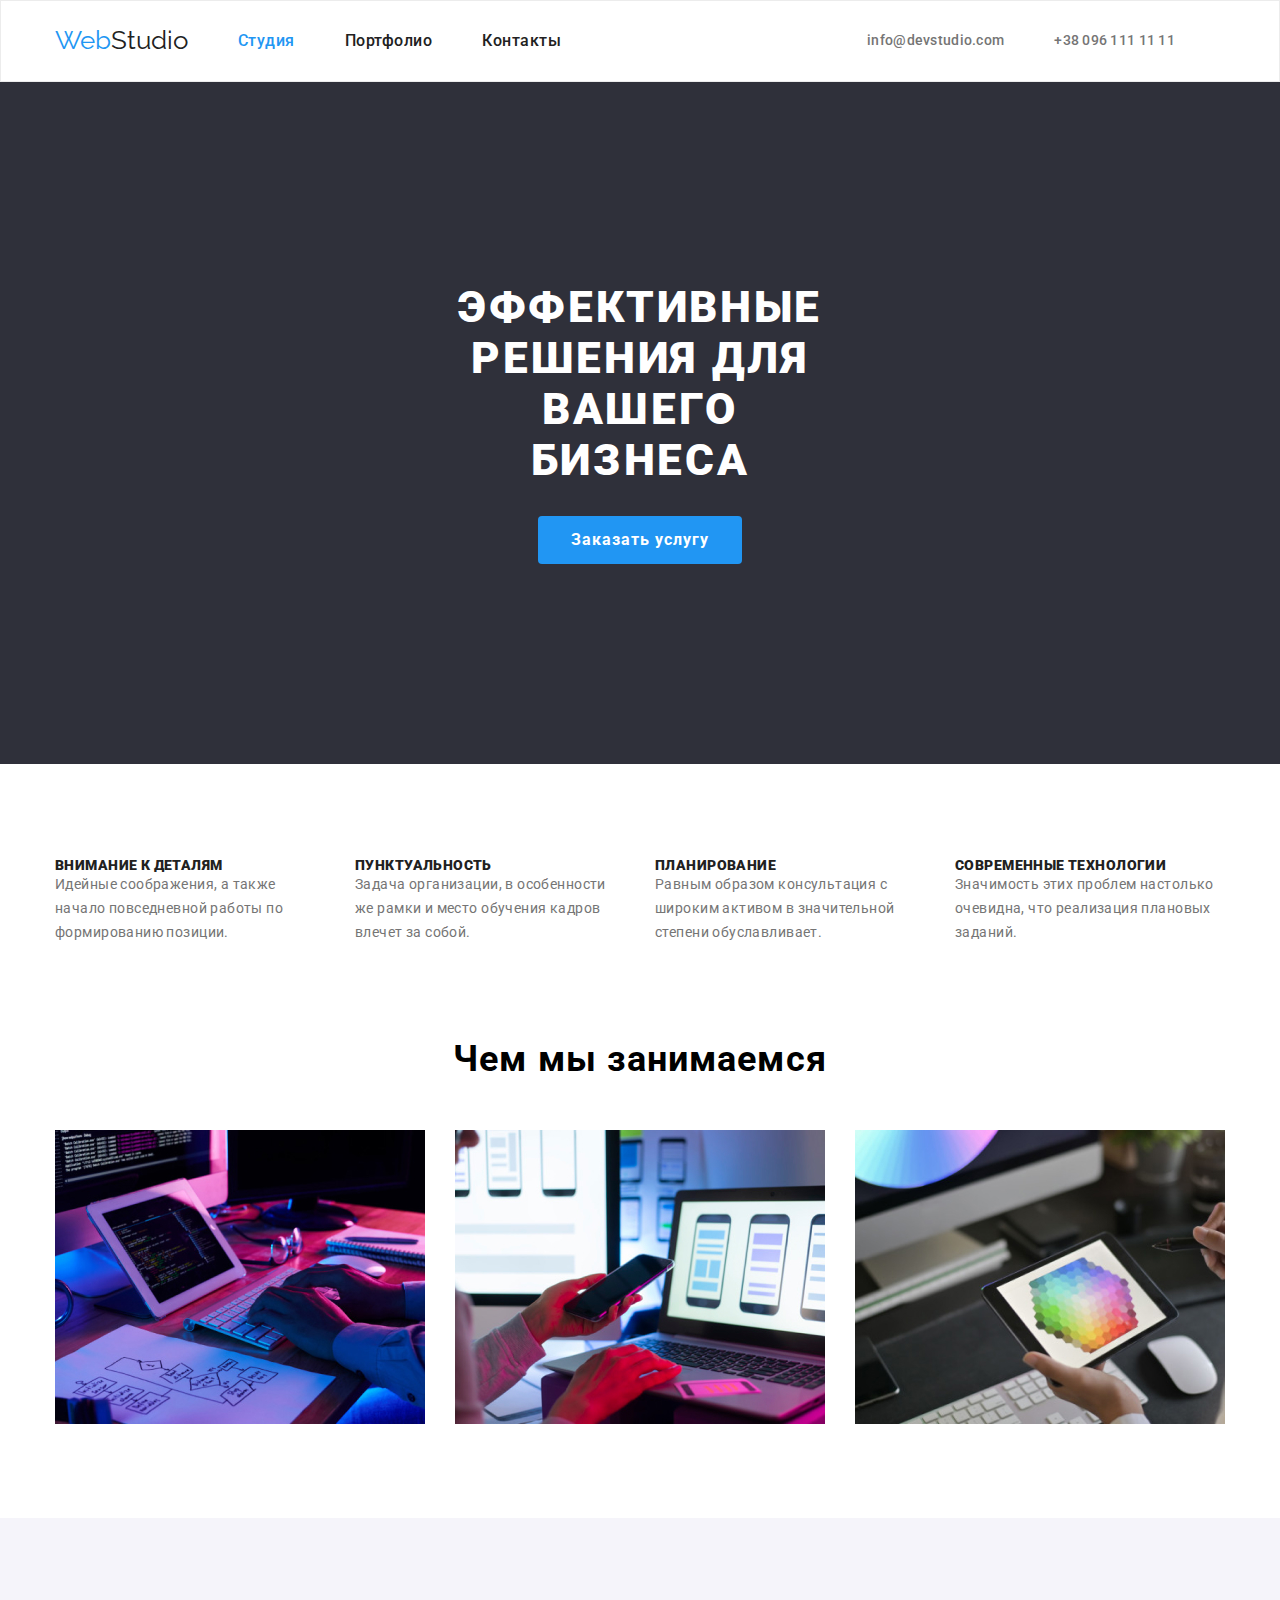
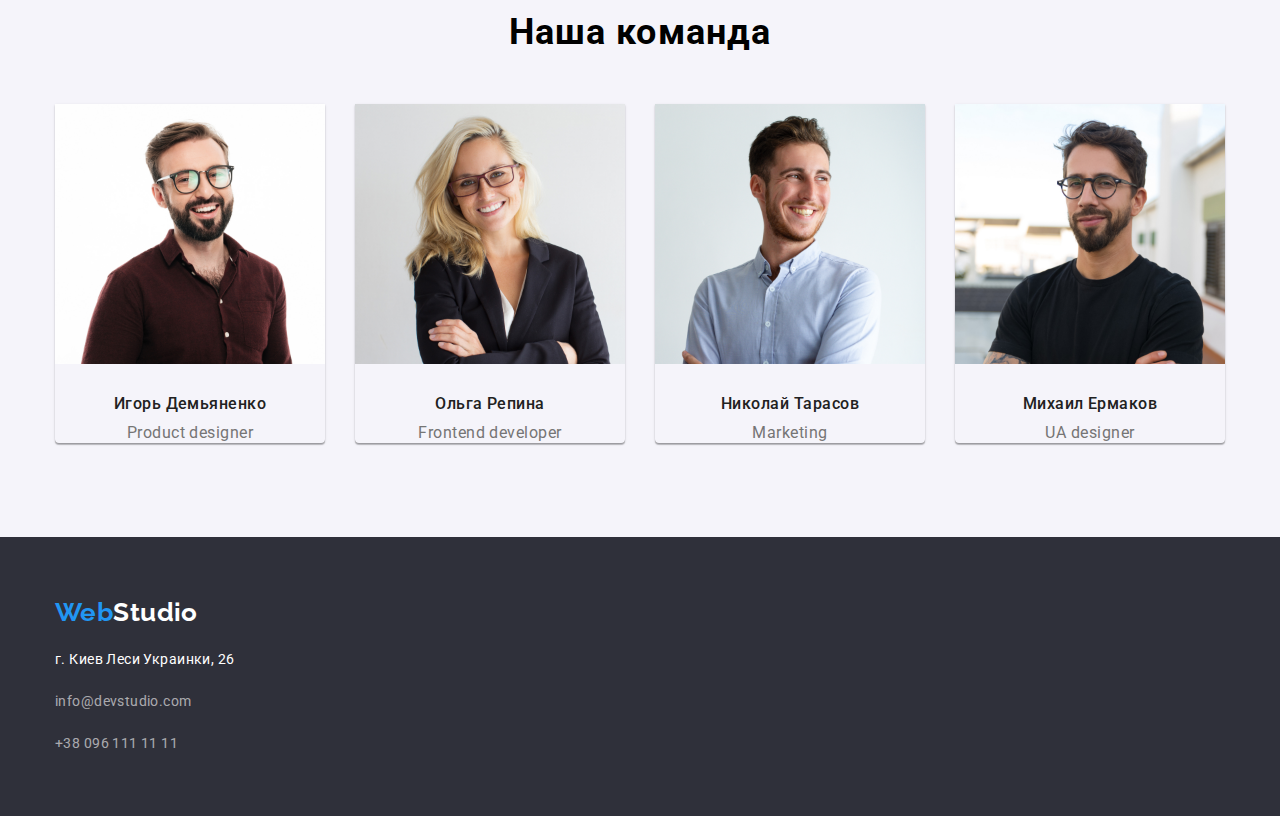
<file: index.html>
<!DOCTYPE html>
<html lang="en">
  <head>
    <meta charset="UTF-8" />
    <meta name="viewport" content="width=device-width, initial-scale=1.0" />
    <title>Web Studio</title>
    <link rel="preconnect" href="https://fonts.googleapis.com" />
    <link rel="preconnect" href="https://fonts.gstatic.com" crossorigin />
    <link
      href="https://fonts.googleapis.com/css2?family=Raleway:wght@700&family=Roboto:wght@400;500;700;900&display=swap"
      rel="stylesheet"
    />
    <link
      rel="stylesheet"
      href="https://cdnjs.cloudflare.com/ajax/libs/modern-normalize/1.1.0/modern-normalize.css"
    />
    <link rel="stylesheet" href="./css/styles.css" />
  </head>

  <body>
    <!----------------HEADER--------------->
    <header>
      <div class="container head-contacts">
        <nav class="navigation">
          <!---LOGO---------------------------------------->
          <a href="" class="logo-head"><span>Web</span>Studio</a>
          <!----PAGE-NAVIGATION------------------------------>

          <ul class="list header-nav">
            <li>
              <a href="./index.html" class="page-navigation current-page"
                >Cтудия</a
              >
            </li>
            <li>
              <a href="./portfolio.html" class="page-navigation">Портфолио</a>
            </li>
            <li><a href="" class="page-navigation">Контакты</a></li>
          </ul>
        </nav>

        <!--------CONTACTS-HEAD--------------------------------->

        <ul class="list head-contacts">
          <li><a href="" class="contacts-head">info@devstudio.com</a></li>
          <li><a href="" class="contacts-head">+38 096 111 11 11</a></li>
        </ul>
      </div>
    </header>

    <main>
     
        <section class="hero">
          
          <!-----------HEADEr HERO----------------->
          <h1 class="hero-title">Эффективные решения для вашего бизнеса</h1>
          <!-----------BUTTON HERO---------------------->
          <button type="button" class="button-hero">Заказать услугу</button>
        </section>
        
        <section>
           <div class="container">
          <ul class="list qualities">
            <li class="qualities-item">
              <h2 class="list-title">Внимание к деталям</h2>
              <p class="list-info">
                Идейные соображения, а также начало повседневной работы по
                формированию позиции.
              </p>
            </li>
            <li class="qualities-item">
              <h2 class="list-title">Пунктуальность</h2>
              <p class="list-info">
                Задача организации, в особенности же рамки и место обучения
                кадров влечет за собой.
              </p>
            </li>
            <li class="qualities-item">
              <h2 class="list-title">Планирование</h2>
              <p class="list-info">
                Равным образом консультация с широким активом в значительной
                степени обуславливает.
              </p>
            </li>
            <li class="qualities-item">
              <h2 class="list-title">Современные технологии</h2>
              <p class="list-info">
                Значимость этих проблем настолько очевидна, что реализация
                плановых заданий.
              </p>
            </li>
          </ul>
          </div>
        </section>

        <section class="duties section">
          <div class="container">
          <h3 class="job-info">Чем мы занимаемся</h3>

          <ul class="list thumb-list">
            <li class="thumb">
              <img
                src="./images/img.jpg"
                alt="Рабочий стол разработчика"
                width="370"
              />
            </li>
            <li class="thumb">
              <img
                src="./images/img1.jpg"
                alt="Рабочий стол разработчика"
                width="370"
              />
            </li>
            <li class="thumb">
              <img
                src="./images/img2.jpg"
                alt="Рабочий стол разработчика1"
                width="370"
              />
            </li >
          </ul>
        </div>
        </section>

        <section class="team section">
          <div class="container">
          <h3 class="job-info">Наша команда</h3>

          <ul class="list avatar-list">
            <li class="avatar"> 
              <img src="./images/person1.jpg" alt="Наша команда" width="270" />
              <h4 class="person">Игорь Демьяненко</h4>
              <p class="position">Product designer</p>
            </li>
            <li class="avatar">
              <img src="./images/person2.jpg" alt="Наша команда" width="270" />
              <h4 class="person">Ольга Репина</h4>
              <p class="position">Frontend developer</p>
            </li>
            <li class="avatar">
              <img src="./images/person3.jpg" alt="Наша команда" width="270" />
              <h4 class="person">Николай Тарасов</h4>
              <p class="position">Marketing</p>
            </li>
            <li class="avatar">
              <img src="./images/person4.jpg" alt="Наша команда" width="270" />
              <h4 class="person">Михаил Ермаков</h4>
              <p class="position">UA designer</p>
            </li>
          </ul>
        </div>
        </section>
        </div>
    </main>
    <footer>
      <div class="container">
        <!-----LOGO-FOOTER-------------------------------------->
        <a href="" class="logo-footer"><span>Web</span>Studio</a>

        <address>
          <!-----PLACE & CONTACTS-FOOTER----------------------->
          <p class="place">г. Киев Леси Украинки, 26</p>
          <a href="mailto:info@devstudio.com" class="contacts-footer mail"
            >info@devstudio.com</a
          ><br />
          <a href="tel:+380961111111" class="contacts-footer phone"
            >+38 096 111 11 11</a
          >
        </address>
      </div>
    </footer>
  </body>
</html>
</file>
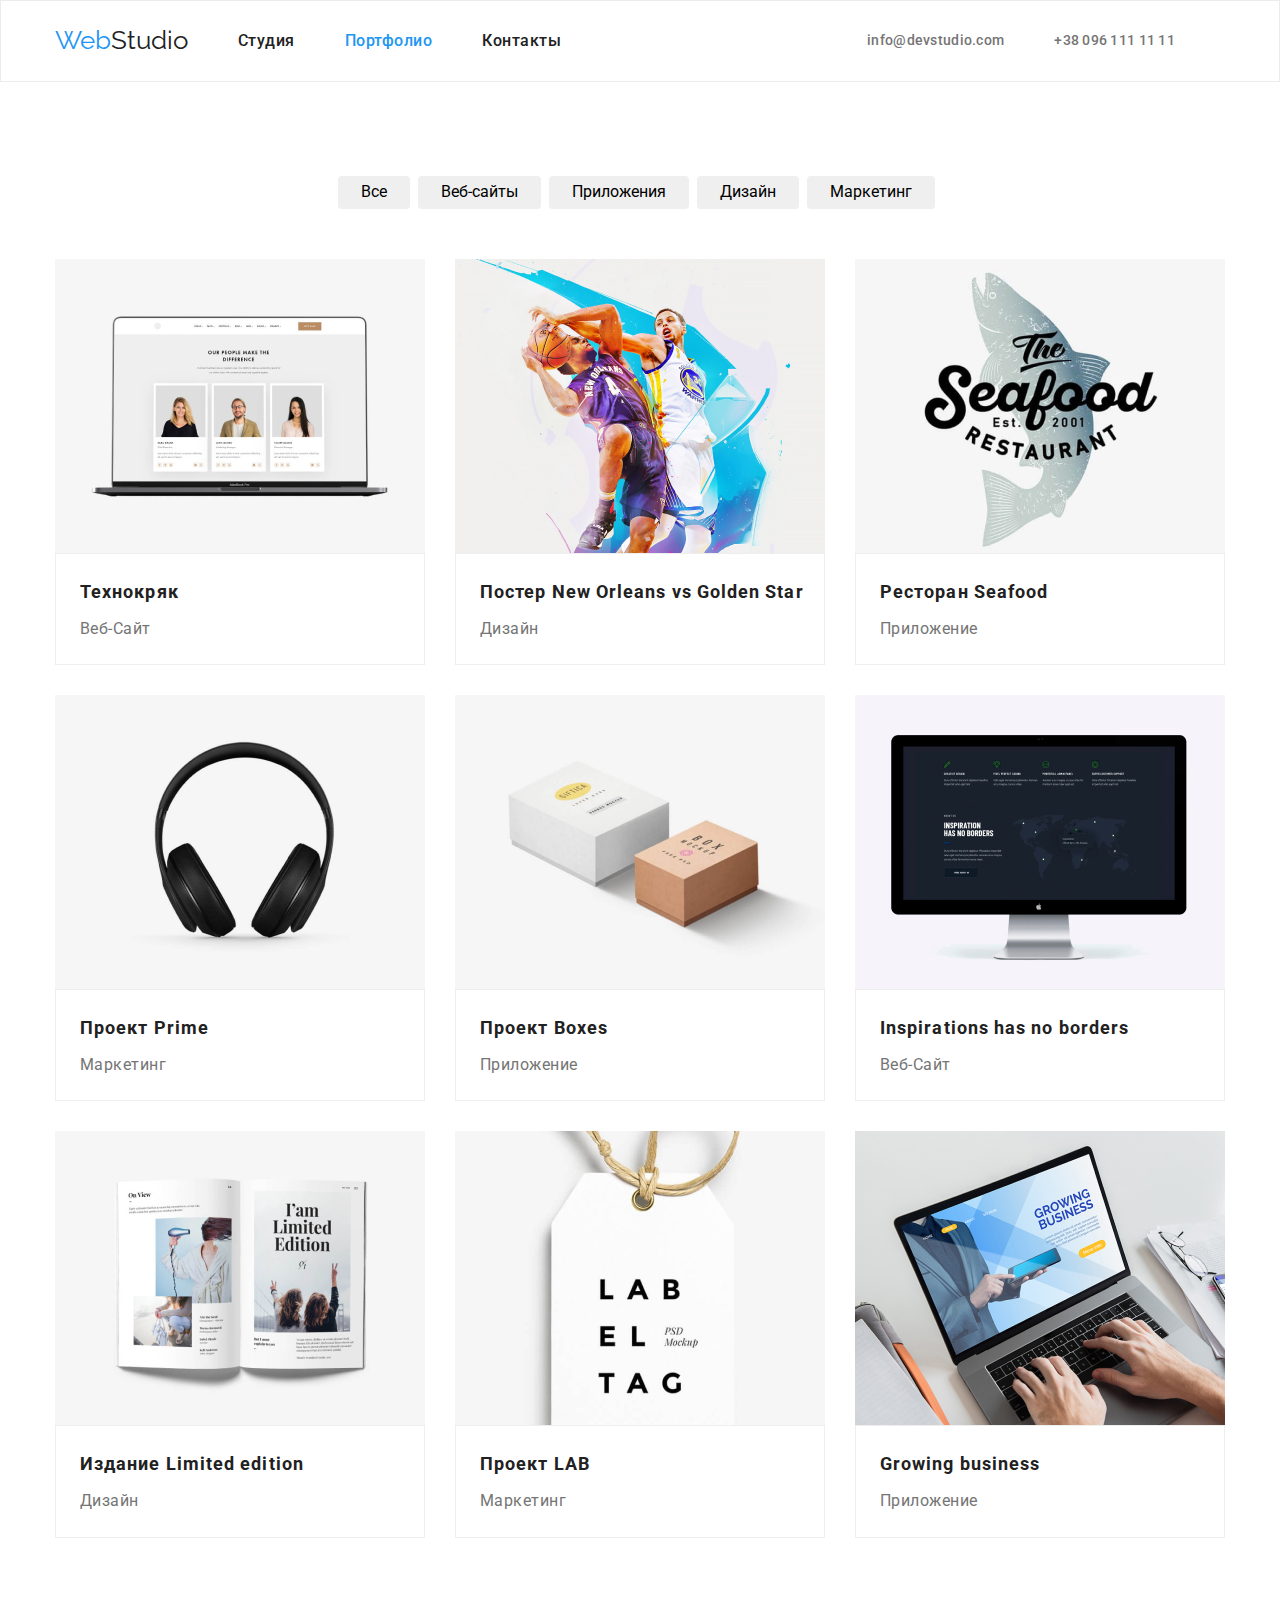
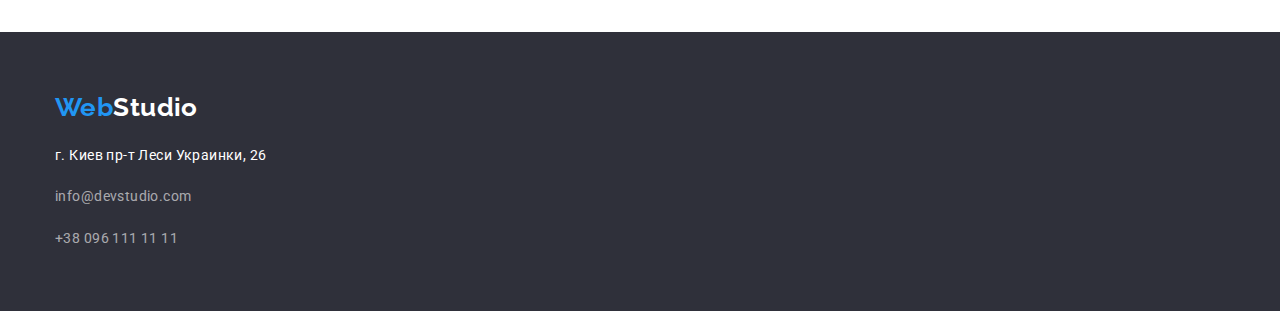
<file: portfolio.html>
<!DOCTYPE html>
<html lang="en">
  <head>
    <meta charset="UTF-8" />
    <meta http-equiv="X-UA-Compatible" content="IE=edge" />
    <meta name="viewport" content="width=device-width, initial-scale=1.0" />
    <title>Potfolio</title>
    <link rel="preconnect" href="https://fonts.googleapis.com" />
    <link rel="preconnect" href="https://fonts.gstatic.com" crossorigin />
    <link
      href="https://fonts.googleapis.com/css2?family=Raleway:wght@700&family=Roboto:wght@400;500;700;900&display=swap"
      rel="stylesheet"
    />
    <link
      rel="stylesheet"
      href="https://cdnjs.cloudflare.com/ajax/libs/modern-normalize/1.1.0/modern-normalize.css"
    />
    <link rel="stylesheet" href="./css/styles.css" />
  </head>
  <body>
    <!-----HEADER------------------------------------------->
    <header>
      <div class="container head-contacts">
        <nav class="navigation">
          <!---LOGO---------------------------------------->
          <a href="" class="logo-head"><span>Web</span>Studio</a>
          <!----PAGE-NAVIGATION------------------------------>

          <ul class="list header-nav">
            <li>
              <a href="./index.html" class="page-navigation">Cтудия</a>
            </li>
            <li>
              <a href="./portfolio.html" class="page-navigation current-page"
                >Портфолио</a
              >
            </li>
            <li><a href="" class="page-navigation">Контакты</a></li>
          </ul>
        </nav>

        <!--------CONTACTS-HEAD--------------------------------->

        <ul class="list head-contacts">
          <li><a href="" class="contacts-head">info@devstudio.com</a></li>
          <li><a href="" class="contacts-head">+38 096 111 11 11</a></li>
        </ul>
      </div>
    </header>

    <main>
      <section>
        <div class="container">
          <h1 class="visually-hidden">Portfolio</h1>
          <!-----------FILTER-------------------------------------------->

          <ul class="filter list">
            <li><button type="button" class="button-menu">Все</button></li>
            <li>
              <button type="button" class="button-menu">Веб-сайты</button>
            </li>
            <li>
              <button type="button" class="button-menu">Приложения</button>
            </li>
            <li><button type="button" class="button-menu">Дизайн</button></li>
            <li>
              <button type="button" class="button-menu">Маркетинг</button>
            </li>
          </ul>

          <!--------DESCRIPTION & CATEGORIES------------------------->

          <ul class="list pictures">
            <li class="list-pic">
              <a href="">
                <img
                  src="./images/pic.jpg"
                  alt="Laptop with pictures"
                  width="370"
                />
                <div class="underpicture">
                  <h2 class="description">Технокряк</h2>
                  <p class="categories">Веб-Сайт</p>
                </div></a
              >
            </li>
            <li class="list-pic">
              <a href="">
              <img src="./images/pic1.jpg" alt="Poster of a man" width="370" />
              <div class="underpicture">
                <h2 class="description">Постер New Orleans vs Golden Star</h2>
                <p class="categories">Дизайн</p>
              </div></a>
            </li>

            <li class="list-pic">
              <a href="">
              <img
                src="./images/pic2.jpg"
                alt="Logo of a Seafood restaurant"
                width="370"
              />
              <div class="underpicture">
                <h2 class="description">Ресторан Seafood</h2>
                <p class="categories">Приложение</p>
              </div>
            </li></a>

            <li class="list-pic">
              <a href=""><img src="./images/pic3.jpg" alt="Headphones" width="370" />
              <div class="underpicture">
                <h2 class="description">Проект Prime</h2>
                <p class="categories">Маркетинг</p>
              </div>
            </li></a>

            <li class="list-pic">
              <a href="">
              <img src="./images/pic4.jpg" alt="Two bricks" width="370" />
              <div class="underpicture">
                <h2 class="description">Проект Boxes</h2>
                <p class="categories">Приложение</p>
              </div>
            </li></a>

            <li class="list-pic">
              <a href="">
              <img src="./images/pic5.jpg" alt="Computer screen" width="370" />
              <div class="underpicture">
                <h2 class="description">Inspirations has no borders</h2>
                <p class="categories">Веб-Сайт</p>
              </div>
            </li></a>

            <li class="list-pic">
              <a href="">
              <img
                src="./images/pic6.jpg"
                alt="Open book with illustrations"
                width="370"
              />
              <div class="underpicture">
                <h2 class="description">Издание Limited edition</h2>
                <p class="categories">Дизайн</p>
              </div>
            </li></a>

            <li class="list-pic">
              <a href="">
              <img src="./images/pic7.jpg" alt="Paper tag" width="370" />
              <div class="underpicture">
                <h2 class="description">Проект LAB</h2>
                <p class="categories">Маркетинг</p>
              </div>
            </li></a>

            <li class="list-pic">
              <a href="">
              <img
                src="./images/pic8.jpg"
                alt="Laptop with hands on it"
                width="370"
              />
              <div class="underpicture">
                <h2 class="description">Growing business</h2>
                <p class="categories">Приложение</p>
              </div>
            </li></a>
          </ul>
        </div>
      </section>
    </main>
     <footer>
      <div class="container">
        <!-----LOGO-FOOTER-------------------------------------->
        <a href="" class="logo-footer"><span>Web</span>Studio</a>

        <address>
          <!-----PLACE & CONTACTS-FOOTER----------------------->
          <p class="place">г. Киев пр-т Леси Украинки, 26</p>
          <a href="mailto:info@devstudio.com" class="contacts-footer mail"
            >info@devstudio.com</a
          ><br />
          <a href="tel:+380961111111" class="contacts-footer phone"
            >+38 096 111 11 11</a
          >
        </address>
      </div>
    </footer>
  </body>
</html>
</file>
<file: css/styles.css>
:root {
  --primary-text-color: #212121;
  --secondary-text-color: #757575;
  --thirdparty-text-color: #ffffff;
  --accent-color: #2196f3;
  --primary-background-color: #e5e5e5;
  --button-background-color: #f5f4fa;
  --footer-background-color: #2f303a;
  --contacts-footer-color: rgba(255, 255, 255, 0.6);
}

body {
  background-color: var(--thirdparty-text-color);
  font-family: "Roboto", sans-serif;
}
.container {
  width: 1200px;
  padding-left: 15px;
  padding-right: 15px;
  margin-left: auto;
  margin-right: auto;
}
img {
  display: block;
}
.visually-hidden {
  position: absolute !important;
  clip: rect(1px 1px 1px 1px);
  clip: rect(1px, 1px, 1px, 1px);
  padding: 0 !important;
  border: 0 !important;
  height: 1px !important;
  width: 1px !important;
  overflow: hidden;
}
h1,
h2,
h3,
h4,
h5,
h6,
p {
  margin: 0;
}
/*.....LOGO.............................*/
.logo-head {
  font-family: "Raleway", sans-serif;
  font-size: 26px;
  line-height: 1.2;
  color: var(--primary-text-color);
  list-style-type: none;
  text-decoration: none;
}
a {
  text-decoration: none;
}
/*..........HEADER.....................................*/
/*portfolio*/

/*both*/
.list {
  padding-left: 0;
  margin: 0;
  list-style-type: none;
}
/*styles*/
.hero-title {
  font-weight: 900;
  color: var(--thirdparty-text-color);

  line-height: 1.16;
  font-size: 44px;
  letter-spacing: 0.06em;
  text-transform: uppercase;

  padding-top: 200px;
  padding-left: 452px;
  padding-right: 452px;
}
/*styles*/
.hero {
  background-color: var(--footer-background-color);
  text-align: center;
}
/*.............BUTTON.................................*/
/*style*/
.button-hero {
  background-color: var(--accent-color);
  color: var(--thirdparty-text-color);
  font-weight: 700;
  font-size: 16px;
  line-height: 1.6;
  letter-spacing: 0.06em;
  text-align: center;
  cursor: pointer;
  border-radius: 4px;
  border: 1px solid transparent;
  padding-top: 10px;
  padding-left: 32px;
  padding-right: 32px;
  padding-bottom: 10px;

  margin-bottom: 200px;
  margin-top: 30px;
}
.button-hero:hover,
.button-hero:focus {
  background-color: var(--accent-color);
  color: var(--button-background-color);
}

/*portfolio*/

.button-menu:hover,
.button-menu:focus,
.button-menu:active {
  background-color: var(--accent-color);
  border-color: transparent;
  color: var(--button-background-color);
}
.button-menu {
  border-radius: 4px;
  display: inline-block;
  padding: 6px 22px;
  border: 1px solid transparent;
  margin-right: 8px;
  justify-content: center;
  cursor: pointer;
}

/*............PAGE-NAVIGATION...........*/

.head-contacts {
  display: flex;
  margin-left: auto;
  align-items: center;
}
header {
  border: 1px solid #ececec;
  padding-top: 24px;
  padding-bottom: 25px;
}
.navigation {
  display: flex;
  align-items: center;
}
.page-navigation {
  font-size: 16px;
  line-height: 1;
  letter-spacing: 0.03em;
  color: var(--primary-text-color);
  text-decoration: none;
  font-weight: 500;
  display: block;
  margin-left: 50px;
}
.header-nav {
  display: flex;
}

.current-page {
  color: var(--accent-color);
}

/*.................CONTACTS-HEAD...........*/

.contacts-head {
  color: var(--secondary-text-color);
  font-size: 14px;
  line-height: 1;
  letter-spacing: 0.02em;
  list-style-type: none;
  text-decoration: none;
  font-weight: 500;
  margin-right: 50px;
}

.contacts:hover,
.contacts:focus {
  color: var(--accent-color);
}

/*........MAIN..................................*/
/*styles*/
.description:hover,
.description:focus {
  color: var(--accent-color);
}
.person {
  font-size: 16px;
  line-height: 1.2;
  letter-spacing: 0.03em;
  color: var(--primary-text-color);

  font-weight: 500;
  margin-top: 30px;
  text-align: center;
}
.position {
  font-size: 16px;
  line-height: 1.2;
  letter-spacing: 0.03em;
  color: var(--secondary-text-color);
  margin-top: 10px;
  text-align: center;
}
.list-title {
  font-size: 14px;
  font-weight: 900;
  line-height: 1.1;
  letter-spacing: 0.03em;
  color: var(--primary-text-color);
  text-transform: uppercase;
}

.list-info {
  font-size: 14px;
  line-height: 1.7;
  letter-spacing: 0.03em;
  color: var(--secondary-text-color);
}
.qualities {
  display: flex;
  justify-content: center;
  padding-top: 94px;
  margin-left: -30px;
  margin-top: -30px;
}

.qualities-item {
  margin-left: 30px;
  margin-top: 30px;
  flex-basis: calc((100% - 120px) / 4);
}
.job-info {
  font-weight: 700;
  font-size: 36px;
  line-height: 1.16;
  letter-spacing: 0.03em;
  text-align: center;
  margin-bottom: 50px;
}
/*portfolio*/ /*portfolio*/
.section {
  padding-bottom: 94px;
  padding-top: 94px;
}
.thumb-list {
  display: flex;
  flex-wrap: wrap;
  margin-left: -30px;
  margin-bottom: -30px;
}
.thumb {
  margin-left: 30px;
  margin-bottom: 30px;
  justify-content: center;
  flex-basis: calc((100% - 90px) / 3);
}
.team {
  background-color: #f5f4fa;
}
.avatar-list {
  display: flex;
  flex-wrap: wrap;
  margin-left: -30px;
  margin-top: -30px;
}

.avatar {
  flex-basis: calc((100% - 120px) / 4);
  margin-left: 30px;
  margin-top: 30px;
  box-shadow: 0px 1px 3px rgba(0, 0, 0, 0.12), 0px 1px 1px rgba(0, 0, 0, 0.14),
    0px 2px 1px rgba(0, 0, 0, 0.2);
  border-radius: 0px 0px 4px 4px;
}
.filter {
  display: flex;
  justify-content: center;
  margin-bottom: 50px;
  padding-top: 94px;
}

.pictures {
  display: flex;
  flex-wrap: wrap;
  margin-left: -30px;
  margin-top: -30px;
  padding-bottom: 94px;
}
/**/
.list-pic {
  flex-basis: calc((100% - 90px) / 3);
  margin-left: 30px;
  margin-top: 30px;
}
/*.list-pic:nth-last-child(n + 7) {
  margin-bottom: 94px;
}
*/
.underpicture {
  border: 1px solid #eeeeee;
}
.description {
  color: var(--primary-text-color);
  list-style-type: none;
  font-weight: 700;
  font-size: 18px;

  line-height: 2;
  letter-spacing: 0.06em;
  list-style-type: none;
  margin-top: 20px;
  margin-left: 24px;

  justify-content: space-evenly;
}

.categories {
  color: var(--secondary-text-color);
  font-family: "Roboto", sans-serif;
  font-size: 16px;
  line-height: 1.9;
  letter-spacing: 0.03em;
  margin-bottom: 20px;
  margin-left: 24px;

  margin-top: 4px;
}

ul a:hover,
ul a:focus {
  color: var(--accent-color);
}

/*........FOOTER...................................*/

footer {
  background-color: var(--footer-background-color);
  font-style: normal;
  font-family: "Roboto", sans-serif;
  font-size: 14px;
  line-height: 1.7;
  letter-spacing: 0.03em;
  padding-top: 60px;
  padding-bottom: 60px;
}

.logo-footer {
  font-family: "Raleway", sans-serif;
  line-height: 1.2;
  color: var(--thirdparty-text-color);
  font-size: 26px;
  text-decoration: none;
  font-weight: 700;
  margin-bottom: 20px;
  font-size: 26px;
}

.place:hover,
.place:focus,
.contacts-footer:focus,
.contacts-footer:hover {
  color: var(--accent-color);
}

address {
  font-style: normal;
}

.contacts-footer {
  color: var(--contacts-footer-color);
  text-decoration: none;
  display: inline-block;
}
.place {
  color: var(--thirdparty-text-color);
  cursor: pointer;
  margin-top: 20px;
  margin-bottom: 9px;
}

.mail {
  margin-bottom: 9px;
  margin-top: 9px;
}

.phone {
  margin-top: 9px;
}

span {
  color: var(--accent-color);
}
</file>
